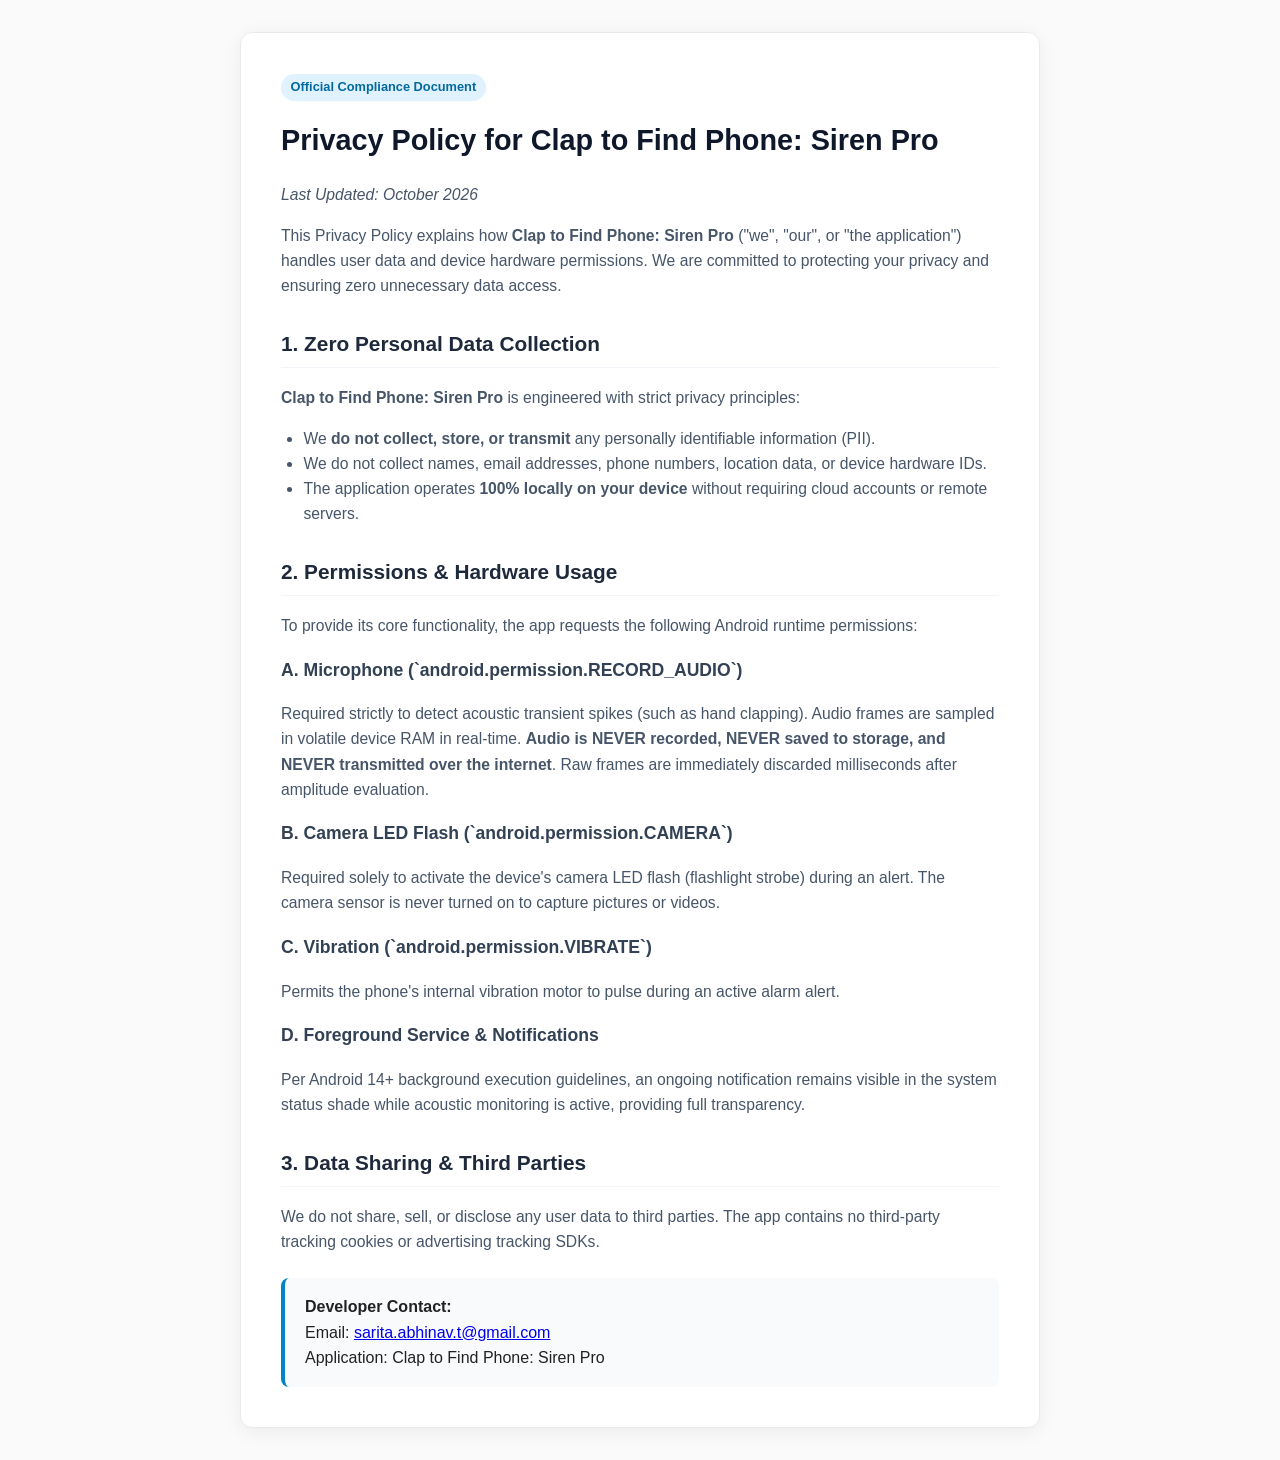
<file: play_console_release_kit/store_listing/privacy_policy.html>
<!DOCTYPE html>
<html lang="en">
<head>
  <meta charset="UTF-8">
  <meta name="viewport" content="width=device-width, initial-scale=1.0">
  <title>Privacy Policy - Clap to Find Phone: Siren Pro</title>
  <style>
    body { font-family: -apple-system, BlinkMacSystemFont, "Segoe UI", Roboto, Helvetica, Arial, sans-serif; line-height: 1.6; color: #222; max-width: 800px; margin: 0 auto; padding: 2rem 1.5rem; background: #fafafa; }
    .card { background: #ffffff; padding: 2.5rem; border-radius: 12px; box-shadow: 0 4px 20px rgba(0,0,0,0.06); border: 1px solid #eaeaea; }
    h1 { color: #0f172a; margin-top: 0; font-size: 1.8rem; }
    h2 { color: #1e293b; margin-top: 1.8rem; font-size: 1.3rem; border-bottom: 1px solid #f1f5f9; padding-bottom: 0.4rem; }
    h3 { color: #334155; font-size: 1.1rem; }
    p, li { color: #475569; font-size: 0.98rem; }
    ul { padding-left: 1.4rem; }
    .badge { display: inline-block; background: #e0f2fe; color: #0369a1; padding: 0.2rem 0.6rem; border-radius: 9999px; font-weight: 600; font-size: 0.8rem; margin-bottom: 1rem; }
    .contact { background: #f8fafc; padding: 1rem 1.25rem; border-radius: 8px; border-left: 4px solid #0284c7; margin-top: 1.5rem; }
  </style>
</head>
<body>
  <div class="card">
    <span class="badge">Official Compliance Document</span>
    <h1>Privacy Policy for Clap to Find Phone: Siren Pro</h1>
    <p><em>Last Updated: October 2026</em></p>

    <p>This Privacy Policy explains how <strong>Clap to Find Phone: Siren Pro</strong> ("we", "our", or "the application") handles user data and device hardware permissions. We are committed to protecting your privacy and ensuring zero unnecessary data access.</p>

    <h2>1. Zero Personal Data Collection</h2>
    <p><strong>Clap to Find Phone: Siren Pro</strong> is engineered with strict privacy principles:</p>
    <ul>
      <li>We <strong>do not collect, store, or transmit</strong> any personally identifiable information (PII).</li>
      <li>We do not collect names, email addresses, phone numbers, location data, or device hardware IDs.</li>
      <li>The application operates <strong>100% locally on your device</strong> without requiring cloud accounts or remote servers.</li>
    </ul>

    <h2>2. Permissions & Hardware Usage</h2>
    <p>To provide its core functionality, the app requests the following Android runtime permissions:</p>

    <h3>A. Microphone (`android.permission.RECORD_AUDIO`)</h3>
    <p>Required strictly to detect acoustic transient spikes (such as hand clapping). Audio frames are sampled in volatile device RAM in real-time. <strong>Audio is NEVER recorded, NEVER saved to storage, and NEVER transmitted over the internet</strong>. Raw frames are immediately discarded milliseconds after amplitude evaluation.</p>

    <h3>B. Camera LED Flash (`android.permission.CAMERA`)</h3>
    <p>Required solely to activate the device's camera LED flash (flashlight strobe) during an alert. The camera sensor is never turned on to capture pictures or videos.</p>

    <h3>C. Vibration (`android.permission.VIBRATE`)</h3>
    <p>Permits the phone's internal vibration motor to pulse during an active alarm alert.</p>

    <h3>D. Foreground Service & Notifications</h3>
    <p>Per Android 14+ background execution guidelines, an ongoing notification remains visible in the system status shade while acoustic monitoring is active, providing full transparency.</p>

    <h2>3. Data Sharing & Third Parties</h2>
    <p>We do not share, sell, or disclose any user data to third parties. The app contains no third-party tracking cookies or advertising tracking SDKs.</p>

    <div class="contact">
      <strong>Developer Contact:</strong><br>
      Email: <a href="mailto:sarita.abhinav.t@gmail.com">sarita.abhinav.t@gmail.com</a><br>
      Application: Clap to Find Phone: Siren Pro
    </div>
  </div>
</body>
</html>
</file>
